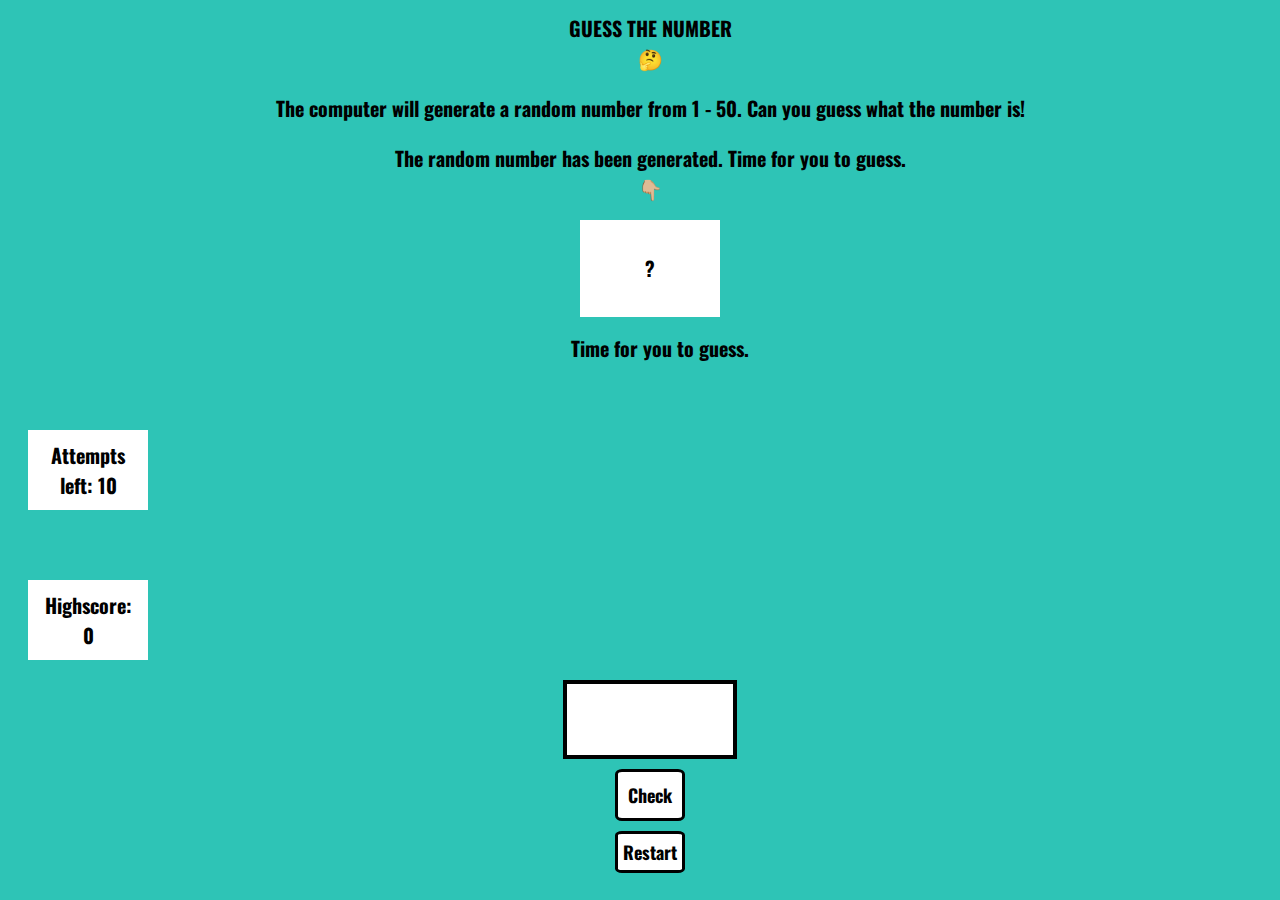
<file: Guess Number/index.html>
<!DOCTYPE html>
<html lang="en">
  <head>
    <meta charset="UTF-8" />
    <meta name="viewport" content="width=device-width, initial-scale=1.0" />
    <title>Guess The Number</title>
    <link rel="preconnect" href="https://fonts.googleapis.com" />
    <link rel="preconnect" href="https://fonts.gstatic.com" crossorigin />
    <link
      href="https://fonts.googleapis.com/css2?family=Oswald:wght@400;500;700&display=swap"
      rel="stylesheet"
    />
    <link rel="stylesheet" href="number.css" />
  </head>
  <body>
    <div class="header container">
      <h1>
        GUESS THE NUMBER <br />
        🤔
      </h1>
      <h3>
        The computer will generate a random number from 1 - 50. Can you guess
        what the number is!
      </h3>
    </div>
    <div class="random-number container">
      <h2>
        The random number has been generated. Time for you to guess. <br />
        👇🏼
      </h2>
      <div class="random hidden">
        <div class="ran-num container">
          <h1 class="number">?</h1>
        </div>
        <div class="tracker container">
          <h2 class="message">Time for you to guess.</h2>
          <br />
          <h3 class="score-label">
            Attempts left: <span class="score">10</span>
          </h3>
          <br />
          <h3 class="highscore-label">
            Highscore: <span class="highscore"></span>0
          </h3>
        </div>
      </div>
    </div>
    <div class="main container">
      <div class="input-container">
        <input
          type="number"
          name="number"
          id="input"
          min="1"
          max="50"
          step="any"
        />
      </div>
      <div class="button-container">
        <button id="check-btn" class="check-button">Check</button>
      </div>
    </div>

    <div class="container restart">
      <button id="restart">Restart</button>
    </div>
    <script src="numbers.js"></script>
  </body>
</html>
</file>
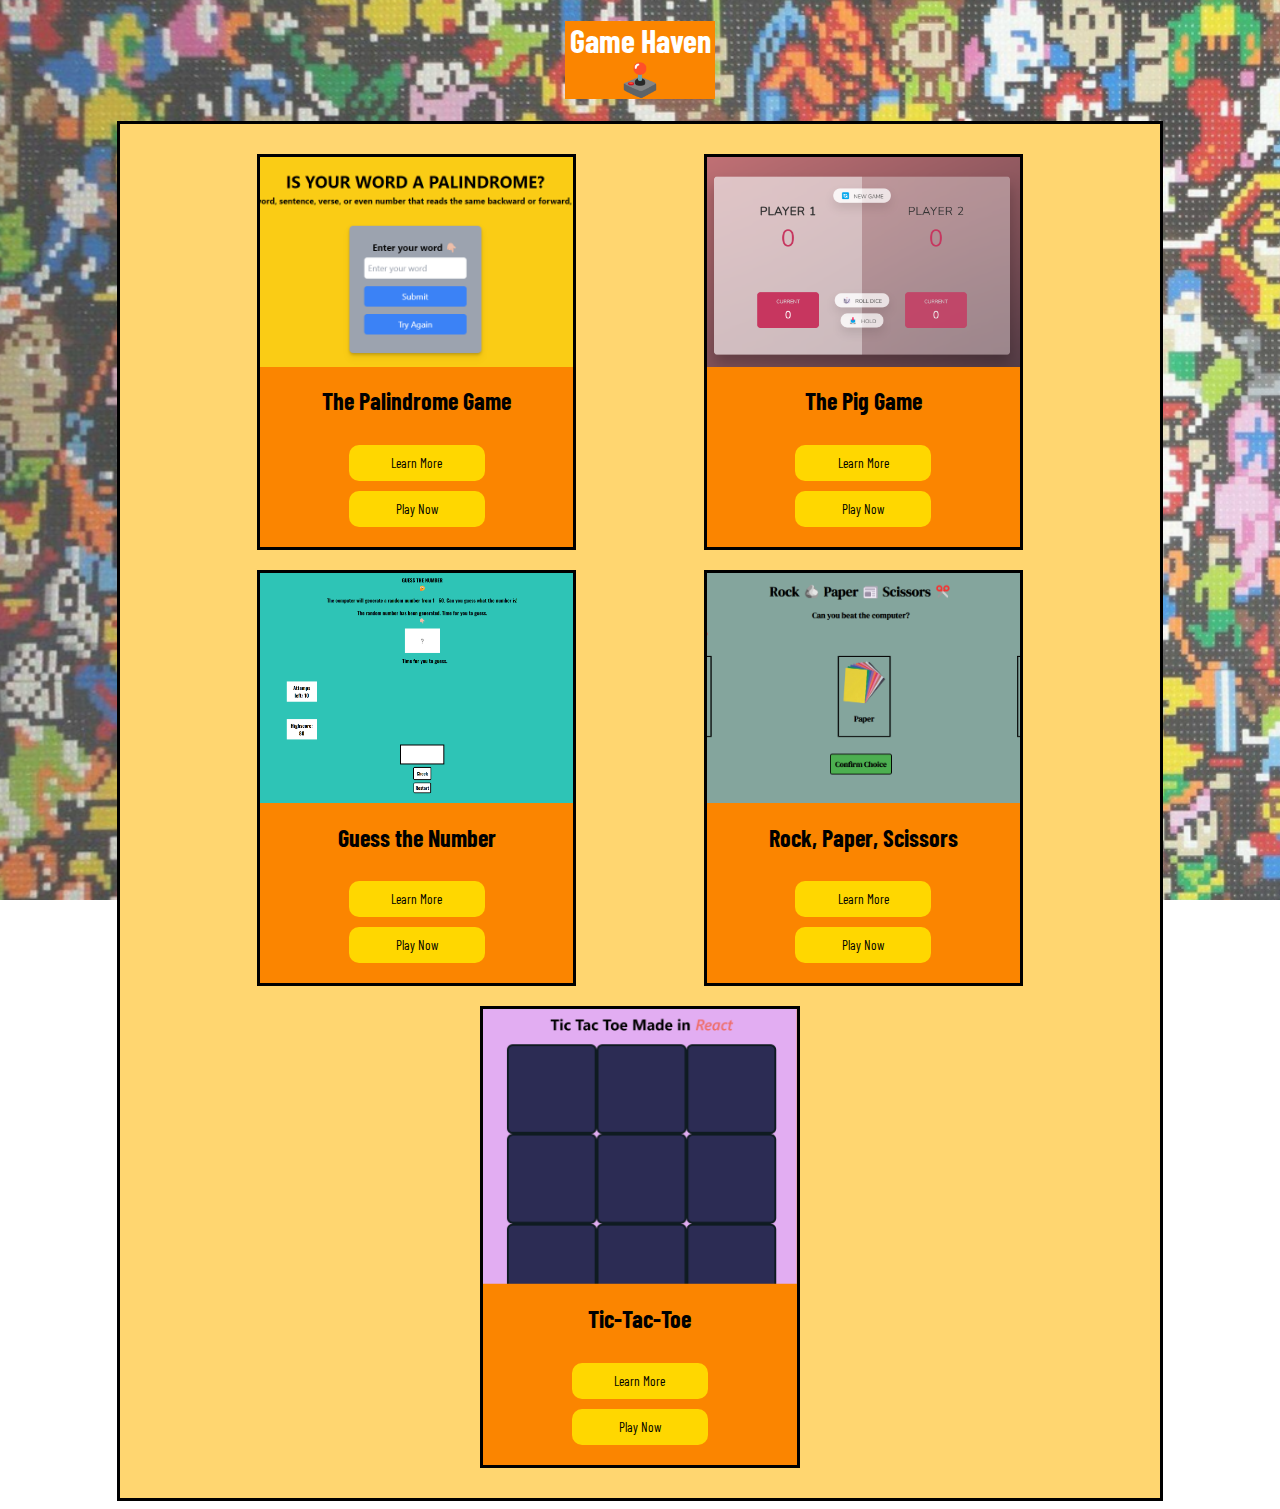
<file: Home Page/index.html>
<!DOCTYPE html>
<html lang="en">
  <head>
    <meta charset="UTF-8" />
    <meta name="viewport" content="width=device-width, initial-scale=1.0" />
    <title>Game Website</title>
    <link rel="preconnect" href="https://fonts.googleapis.com" />
    <link rel="preconnect" href="https://fonts.gstatic.com" crossorigin />
    <link
      href="https://fonts.googleapis.com/css2?family=Barlow+Condensed:wght@300;500;700&display=swap"
      rel="stylesheet"
    />
    <link rel="stylesheet" href="./styles.css" />
  </head>
  <body>
    <div class="header container">
      <h1>Game Haven 🕹️</h1>
    </div>
    <div class="flexbox-container">
      <div class="flex-item flex-item-one container">
        <img class="item-image" src="Palindrome.png" alt="Palindrome" />
        <h2>The Palindrome Game</h2>
        <p>
          <button class="learn-more-btn">Learn More</button>
          <a href="https://palindrome-game.netlify.app/">
            <button class="play-now-btn">Play Now</button>
          </a>
        </p>
      </div>
      <div class="pop-up hidden Palindrome">
        <button class="close-modal">&times;</button>
        <p>
          <em
            >I built this as part of a bootcamp that I took part in. We had
            already worked on functions and the task was to implement a function
            so it can be actually used on a website.</em
          >
          <br />
          <br />
          <h1>The Palindrome Game</h1>

          A word, phrase, or sequence that reads the same backwards as
          forwards. Do you think you know some palindromes? Click the play now
          button and give it a go.
        </p>
        <a href="https://palindrome-game.netlify.app/">
          <button id="play" class="play-now-btn">Play Now</button>
        </a>
      </div>
      <div class="overlay hidden"></div>

      <div class="flex-item flex-item-two container">
        <img class="item-image" src="/images/Pig Game.png" alt="Pig Game" />
        <h2>The Pig Game</h2>

        <p>
          <button id="Learn" class="learn-more-btn">Learn More</button>
          <a href="https://the-pig-game121.netlify.app/">
            <button id="play" class="play-now-btn">Play Now</button>
          </a>
        </p>
      </div>
      <div class="pop-up hidden pig-game">
        <button class="close-modal">&times;</button>

        <p>
          <em
            >I built this as part of a Udemy Course. The HTML and CSS was
            already defined (although I did change some parts) the actual coding
            was what I implemented. The instructor at this stage tried to
            encourage the student to try code themselves based on what was
            learnt up until that point.</em
          >
          <br />
          <br />
          <h1>The Pig Game</h1>

          This game works well on a laptop. First to get to 100 wins. But
          if you roll a 1 you lose your current score and your turn. Will you
          risk it or will you hold? Click play now and give it a go.
        </p>
        <a href="https://the-pig-game121.netlify.app/">
          <button id="play" class="play-now-btn">Play Now</button>
        </a>
      </div>
      <div class="overlay hidden"></div>


      <div class="flex-item flex-item-three container">
        <img class="item-image" src="/images/Number.png" alt="New Game" />
        <h2>Guess the Number</h2>
        <p>
          <button class="learn-more-btn">Learn More</button>
          <a href="https://guess-the-number-game11.netlify.app/">
          <button class="play-now-btn">Play Now</button>
          </a>
        </p>
      </div>
      <div class="pop-up hidden guess-number">
        <button class="close-modal">&times;</button>

        <p>
          <em
            >One of the sections in the Udemy course involved making a "guess my number" game. I decided to make it with my own styling. I implemented the functionality, referring to the videos as minimally as possible. The site is also responsive too and I used media queries to achieve this.</em
          >
          <br />
          <br />
          <h1>Guess the Number</h1>

          The computer has generated a random number from 1 - 50. You have 10 attempts to guess the number.
        </p>
        <a href="https://guess-the-number-game11.netlify.app/">
          <button id="play" class="play-now-btn">Play Now</button>
        </a>
      </div>
      <div class="overlay hidden"></div>

      <div class="flex-item flex-item-four container">
        <img class="item-image" src="/images/rock.png" alt="New Game" />
        <h2>Rock, Paper, Scissors</h2>
        <p>
          <button class="learn-more-btn">Learn More</button>
          <a href="https://rock-paper-siccsors.netlify.app/">
          <button class="play-now-btn">Play Now</button>
        </a>
        </p>
      </div>
      <div class="pop-up hidden guess-number">
        <button class="close-modal">&times;</button>

        <p>
          <em
            >Based upon the knowledge I learnt and doing some research, I built a rock paper scissors game.</em
          >
          <br />
          <br />
          <h1>Rock Paper Scissors</h1>

          Can you beat the computer in a game of Rock Paper Scissors?
        </p>
        <a href="https://rock-paper-siccsors.netlify.app/">
          <button id="play" class="play-now-btn">Play Now</button>
        </a>
      </div>
      <div class="overlay hidden"></div>

      <div class="flex-item flex-item-five container">
        <img class="item-image" src="/images/TicTacToe.png" alt="New Game" />
        <h2>Tic-Tac-Toe</h2>
        <p>
          <button class="learn-more-btn">Learn More</button>
          <a href="https://isam001.github.io/TicTacToe/">
          <button class="play-now-btn">Play Now</button>
        </a>
        </p>
      </div>
      <div class="pop-up hidden Tic-Tac-Toe">
        <button class="close-modal">&times;</button>

        <p>
          <em
            >Built using react, I have made a tic tac toe game</em
          >
          <br />
          <br />
          <h1>Tic Tac Toe</h1>

          A game you can play with a friend. The classic Tic Tac Toe.
        </p>
        <a href="https://isam001.github.io/TicTacToe/">
          <button id="play" class="play-now-btn">Play Now</button>
        </a>
      </div>
      <div class="overlay hidden"></div>





    </div>
    <script src="./script.js"></script>
  </body>
</html>
</file>
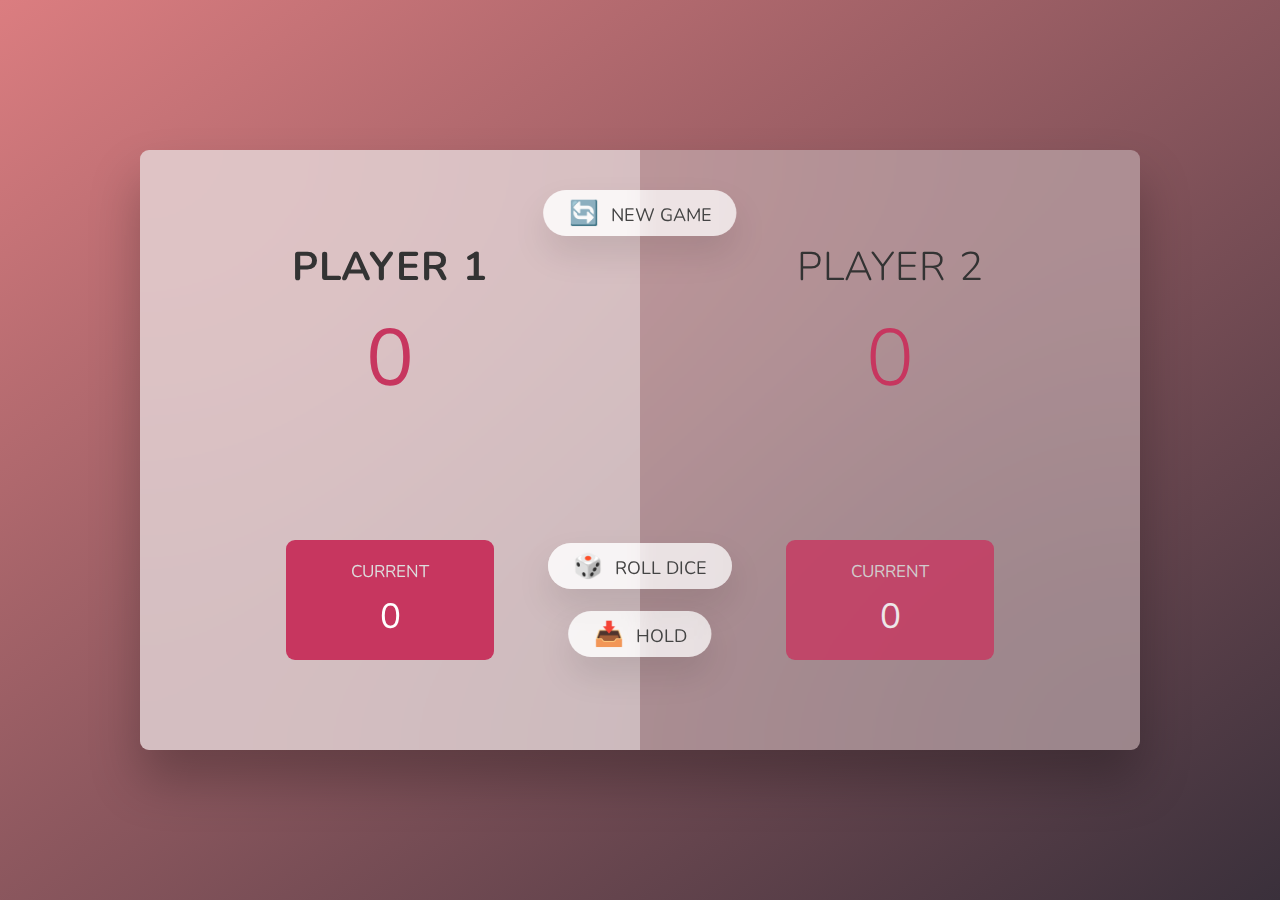
<file: Pig Game/index.html>
<!DOCTYPE html>
<html lang="en">
  <head>
    <meta charset="UTF-8" />
    <meta name="viewport" content="width=device-width, initial-scale=1.0" />
    <meta http-equiv="X-UA-Compatible" content="ie=edge" />
    <link rel="stylesheet" href="pig.css" />
    <title>Pig Game</title>
  </head>
  <body>
    <div class="container">
      <main>
        <section class="player player--0 player--active">
          <h2 class="name" id="name--0">Player 1</h2>
          <p class="score" id="score--0">43</p>
          <div class="current">
            <p class="current-label">Current</p>
            <p class="current-score" id="current--0">0</p>
          </div>
        </section>
        <section class="player player--1">
          <h2 class="name" id="name--1">Player 2</h2>
          <p class="score" id="score--1">24</p>
          <div class="current">
            <p class="current-label">Current</p>
            <p class="current-score" id="current--1">0</p>
          </div>
        </section>
        <div class="buttons-container">
          <!-- Wrap buttons and dice in a container -->
          <img src="dice-5.png" alt="Playing dice" class="dice" />
          <button class="btn btn--new">🔄 New game</button>
          <button class="btn btn--roll">🎲 Roll dice</button>
          <button class="btn btn--hold">📥 Hold</button>
        </div>
      </main>
    </div>
    <script src="pig.js"></script>
  </body>
</html>
</file>
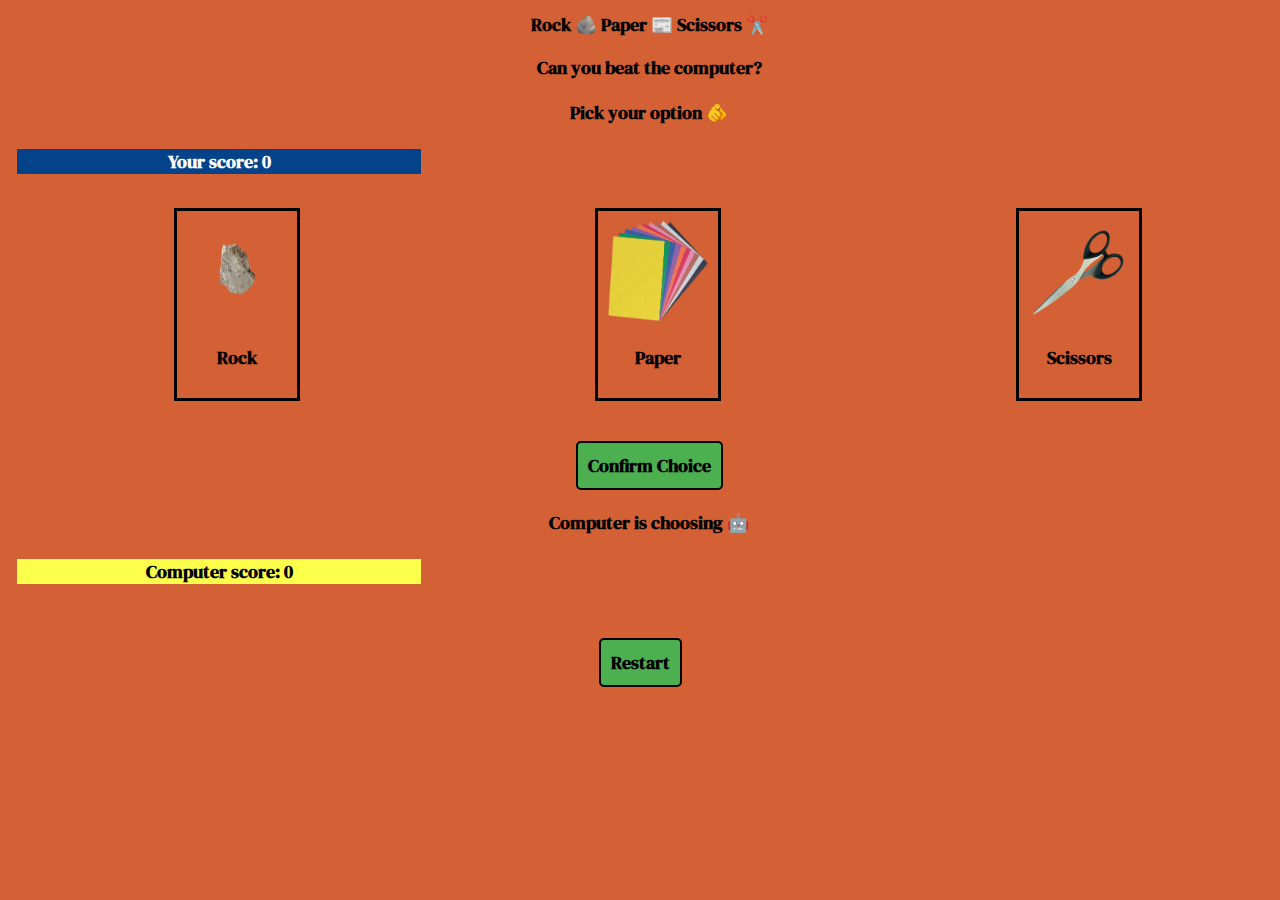
<file: RockPaperScissors/index.html>
<!DOCTYPE html>
<html lang="en">
  <head>
    <meta charset="UTF-8" />
    <meta name="viewport" content="width=device-width, initial-scale=1.0" />
    <title>Rock Paper Scissors</title>
    <link rel="preconnect" href="https://fonts.googleapis.com" />
    <link rel="preconnect" href="https://fonts.gstatic.com" crossorigin />
    <link
      href="https://fonts.googleapis.com/css2?family=DM+Serif+Display:ital@0;1&display=swap"
      rel="stylesheet"
    />
    <link rel="stylesheet" href="rps.css" />
  </head>
  <body>
    <div class="header container">
      <h1>Rock 🪨 Paper 📰 Scissors ✂️</h1>
      <h3>Can you beat the computer?</h3>
    </div>
    <div class="player container">
      <h2>Pick your option 🫵</h2>
      <h4 class="player-score">Your score: 0</h4>
      <div class="option container">
        <div class="Rock">
          <input type="radio" id="rock" name="choice" />
          <label for="rock">
            <img src="rock.png" alt="Rock" class="rock" />
            <h3>Rock</h3>
          </label>
        </div>
        <div class="Rock">
          <input type="radio" id="paper" name="choice" />
          <label for="paper">
            <img src="paper.png" alt="Paper" class="paper" />
            <h3>Paper</h3>
          </label>
        </div>
        <div class="Rock">
          <input type="radio" id="scissors" name="choice" />
          <label for="scissors">
            <img src="sciss.png" alt="Scissors" class="scissors" />
            <h3>Scissors</h3>
          </label>
        </div>
      </div>
      <div class="button">
        <button class="confirm-button">Confirm Choice</button>
      </div>
    </div>

    <div class="comp container">
      <h2>Computer is choosing 🤖</h2>
      <h4 class="comp-score">Computer score: 0</h4>

      <div class="option container"></div>
    </div>

    <div class="container result hidden"></div>
    <div class="button">
      <button class="restart-button">Restart</button>
    </div>
    <script src="rps.js"></script>
  </body>
</html>
</file>
<file: Guess Number/number.css>
body {
  background-color: #2ec4b6;
}

* {
  font-family: "Oswald", sans-serif;
  font-size: 20px;
}

.header {
  text-align: center;
  margin-bottom: 50px;
}

.container {
  width: 100%;
  margin-left: auto;
  margin-right: auto;
  margin-bottom: 10px;
  padding-left: 0.5rem;
  padding-right: 0.5rem;
}

.random-number {
  text-align: center;
}

.ran-num {
  background-color: white;
  padding: 20px;
  width: 100px;
}

.score-label,
.highscore-label {
  background-color: white;
  width: 100px;
  padding: 10px;
}

.main {
  margin-top: 20px;
  text-align: center; /* Center-align the content within the main container */
}

/* Adjust styling for input and button */
#input {
  margin-bottom: 10px;
  width: 10%;
  height: 50px;
  border: 4px solid black;
  font-size: 18px;
  text-align: center;
  padding-left: 20px;
  padding-right: 20px;
  padding-top: 20px;
}

.check-button {
  padding: 10px;
  color: black;
  font-weight: bold;
  border-radius: 10%;
  font-size: large;
  background-color: white;
  border: 3px solid black;
}

#restart {
  padding: 5px;
  color: black;
  font-weight: bold;
  border-radius: 10%;
  font-size: large;
  background-color: white;
  border: 3px solid black;
}

.restart {
  display: flex;
  justify-content: center;
}

/* xs */
@media (min-width: 475px) {
  .container {
    max-width: 475px;
  }

  .flex-item {
    flex: 0 0 calc(25% - 20px); /* Adjust the width for larger screens */
  }
}

/* sm */
@media (min-width: 640px) {
  .container {
    max-width: 640px;
  }
}

/* md */
@media (min-width: 768px) {
  .container {
    max-width: 768px;
  }
}

/* lg */
@media (min-width: 1024px) {
  .container {
    max-width: 1024px;
  }
}

/* xl */
@media (min-width: 1280px) {
  .container {
    max-width: 1280px;
  }
}
</file>
<file: Home Page/styles.css>
body {
  background: url("/images/newbgk.png") center/cover no-repeat fixed;
}
* {
  font-family: "Barlow Condensed", sans-serif;
}

/* Style for the header section */
.header {
  text-align: center;
  background-color: #fb8500;
  color: #ffffff;
  width: 150px;
  margin: 0 auto;
  padding: 0;
  max-width: 800px;
}

/* Style for the flexbox container */
.flexbox-container {
  background-color: #ffd670;
  display: flex;
  flex-wrap: wrap;
  justify-content: space-evenly;
  max-width: 1000px;
  margin: 0 auto;
  padding: 20px;
  border: 3px solid black;
}

.flex-item {
  width: calc(33.33% - 20px);
  min-width: 200px;
  margin: 10px;
  height: auto;
  border: 3px solid black;
  background-color: #fb8500;
  display: flex;
  flex-direction: column;
  align-items: center;
  justify-content: space-between;
}

/* Style for buttons within flex items */
.flex-item button {
  padding: 10px;
  margin-top: 10px;
  width: 100%;
  border: none;
  background-color: Gold;
  color: black;
  cursor: pointer;
  border-radius: 10px; /* Rounded corners */
}

/* Additional styles for the Play Now button */
.flex-item .play-now-btn {
  margin-bottom: 20px; /* Adjust margin as needed */
}

/* Style for text within the flex items */
.flex-item p {
  margin: 0;
}

/* Style for images within the flex items */

/* Style for images within the flex items */
.flex-item img {
  width: 100%;
  height: 100%;
  object-fit: cover;
  display: flex;
}

.hidden {
  display: none;
}

.pop-up {
  position: absolute;
  top: 50%;
  left: 50%;
  transform: translate(-50%, -50%);
  width: 70%;

  background-color: white;
  padding: 6rem;
  border-radius: 5px;
  box-shadow: 0 3rem 5rem rgba(0, 0, 0, 0.3);
  z-index: 10;
  font-size: large;
}

.overlay {
  position: absolute;
  top: 0;
  left: 0;
  width: 100%;
  height: 100%;
  background-color: rgba(0, 0, 0, 0.6);
  backdrop-filter: blur(3px);
  z-index: 5;
}

.play-now-btn {
  padding: 10px;
  margin-top: 10px;
  width: 100%;
  border: none;
  background-color: Gold;
  color: black;
  cursor: pointer;
  border-radius: 10px; /* Rounded corners */
}

/* Media query for responsive design (e.g., for screens with a max width of 600px) */
@media (min-width: 475px) {
  .flex-item {
    flex: 0 0 calc(33.33% - 20px); /* Three items per row */
  }
}

/* sm */
@media (min-width: 640px) {
  .flex-item {
    flex: 0 0 calc(33.33% - 20px); /* Three items per row */
  }
}

/* md */
@media (min-width: 768px) {
  .container {
    max-width: 768px;
  }
}

/* lg */
@media (min-width: 1024px) {
  .container {
    max-width: 1024px;
  }

  .flex-item {
    flex: 0 0 calc(33.33% - 20px); /* Three items per row */
  }
}

/* xl */
@media (min-width: 1280px) {
  .container {
    max-width: 1280px;
  }

  .flex-item {
    flex: 0 0 calc(33.33% - 20px); /* Three items per row */
  }
}
</file>
<file: Pig Game/pig.css>
@import url("https://fonts.googleapis.com/css2?family=Nunito&display=swap");

* {
  margin: 0;
  padding: 0;
  box-sizing: inherit;
}

html {
  font-size: 62.5%;
  box-sizing: border-box;
}

body {
  font-family: "Nunito", sans-serif;
  font-weight: 400;
  height: 100vh;
  color: #333;
  background-image: linear-gradient(to top left, #3a303b 0%, #db7d80 100%);
  display: flex;
  align-items: center;
  justify-content: center;
}

/* LAYOUT */
.container {
  width: 100%;
  display: flex;
  justify-content: center;
}

main {
  width: 100%;
  max-width: 100rem; /* Set your desired maximum width */
  height: 60rem;
  background-color: rgba(255, 255, 255, 0.35);
  backdrop-filter: blur(200px);
  filter: blur();
  box-shadow: 0 3rem 5rem rgba(0, 0, 0, 0.25);
  border-radius: 9px;
  overflow: hidden;
  display: flex;
}

.player {
  flex: 50%;
  padding: 9rem;
  display: flex;
  flex-direction: column;
  align-items: center;
  transition: all 0.75s;
}

/* ELEMENTS */
.name {
  position: relative;
  font-size: 4rem;
  text-transform: uppercase;
  letter-spacing: 1px;
  word-spacing: 2px;
  font-weight: 300;
  margin-bottom: 1rem;
}

.score {
  font-size: 8rem;
  font-weight: 300;
  color: #c7365f;
  margin-bottom: auto;
}

.player--active {
  background-color: rgba(255, 255, 255, 0.4);
}
.player--active .name {
  font-weight: 700;
}
.player--active .score {
  font-weight: 400;
}

.player--active .current {
  opacity: 1;
}

.current {
  background-color: #c7365f;
  opacity: 0.8;
  border-radius: 9px;
  color: #fff;
  width: 65%;
  padding: 2rem;
  text-align: center;
  transition: all 0.75s;
}

.current-label {
  text-transform: uppercase;
  margin-bottom: 1rem;
  font-size: 1.7rem;
  color: #ddd;
}

.current-score {
  font-size: 3.5rem;
}

/* ABSOLUTE POSITIONED ELEMENTS */
.btn {
  position: absolute;
  left: 50%;
  transform: translateX(-50%);
  color: #444;
  background: none;
  border: none;
  font-family: inherit;
  font-size: 1.8rem;
  text-transform: uppercase;
  cursor: pointer;
  font-weight: 400;
  transition: all 0.2s;

  background-color: white;
  background-color: rgba(255, 255, 255, 0.6);
  backdrop-filter: blur(10px);

  padding: 0.7rem 2.5rem;
  border-radius: 50rem;
  box-shadow: 0 1.75rem 3.5rem rgba(0, 0, 0, 0.1);
}

.btn::first-letter {
  font-size: 2.4rem;
  display: inline-block;
  margin-right: 0.7rem;
}

.btn--new {
  top: 4rem;
}
.btn--roll {
  top: 39.3rem;
}
.btn--hold {
  top: 46.1rem;
}

.btn:active {
  transform: translate(-50%, 3px);
  box-shadow: 0 1rem 2rem rgba(0, 0, 0, 0.15);
}

.btn:focus {
  outline: none;
}

.dice {
  position: absolute;
  left: 50%;
  top: 16.5rem;
  transform: translateX(-50%);
  height: 10rem;
  box-shadow: 0 2rem 5rem rgba(0, 0, 0, 0.2);
}

.player--winner {
  background-color: #2f2f2f;
}

.player--winner .name {
  font-weight: 700;
  color: #c7365f;
}

.hidden {
  display: none;
}

/* Small devices (phones) */
@media (max-width: 576px) {
  main {
    flex-direction: column;
    align-items: center; /* Center the content horizontally */
    height: auto;
  }

  .player {
    padding: 1rem;
  }

  .name,
  .score,
  .current-score {
    font-size: 2rem;
  }

  .current-label {
    font-size: 10px;
    text-align: center; /* Center the "Current" label */
    margin-top: -0.5rem; /* Adjust the margin to align it with the player number */
  }

  .btn {
    font-size: 1.2rem;
    padding: 0.7rem 1.5rem; /* Adjusted padding for a more consistent button size */
    margin-top: 1rem;
    position: static;
    width: 80%; /* Adjust the width of the buttons */
    max-width: 200px; /* Set a maximum width for the buttons */
    text-align: center; /* Center the text inside the button */
  }

  .btn--hold {
    width: 100%; /* Make the "Hold" button full width */
  }

  .buttons-container {
    display: flex;
    flex-direction: column;
    align-items: flex-end; /* Align buttons to the right */
    width: 100%;
  }

  .dice {
    margin: 1rem 0;
    width: 80px; /* Set a specific pixel amount for the width of the dice */
    height: auto; /* Make the height of the dice adjust automatically */
  }
}
</file>
<file: RockPaperScissors/rps.css>
body {
  background-color: #d36135;
}

* {
  font-family: "DM Serif Display", serif;
  font-weight: bold;
  font-size: large;
}

.header {
  text-align: center;
}

.container {
  width: 100%;
  margin-left: auto;
  margin-right: auto;
  margin-bottom: 10px;
  padding-left: 0.5rem;
  padding-right: 0.5rem;
}

.player {
  margin-top: 20px;
  margin-bottom: 20px;
  color: black;
  text-align: center;
}

.player-score {
  background-color: #044389;
  color: white;
  text-align: center;
  width: 32%;
}

.comp-score {
  background-color: #fcff4b;
  text-align: center;
  width: 32%;
}

.comp {
  color: black;
  text-align: center;
}

.option {
  display: flex;
  justify-content: space-around;
  flex-wrap: wrap;
}

.Rock {
  margin: 10px;
  text-align: center;
}

.button {
  text-align: center;
  margin-bottom: 20px;
}
.option img {
  width: 100px; /* Adjust the size as needed */
  height: 100px;
}

.confirm-button,
.restart-button {
  margin-top: 20px;
  padding: 10px;
  background-color: #4caf50;
  color: black;
  font-size: large;
  font-weight: bold;
  border: none;
  border-radius: 5px;
  cursor: pointer;
  border: 2px solid black;
}

input[type="radio"] {
  display: none;
}

input[type="radio"] + label {
  cursor: pointer;
  border: 3px solid black;
  padding: 10px;
  display: inline-block;
}

input[type="radio"]:checked + label {
  border-color: white;
}

.hidden {
  display: none;
}

.choice-image {
  width: 100px; /* Adjust the size as needed */
  height: 100px;
  display: block;
  margin: 0 auto; /* Center the image */
}

.result-text {
  font-size: 1.5em;
  font-weight: bold;
  text-align: center;
  color: blue;
  background-color: white;
}

/* xs */
@media (min-width: 475px) {
  .container {
    max-width: 475px;
  }

  .flex-item {
    flex: 0 0 calc(25% - 20px);
  }
}

/* sm */
@media (min-width: 640px) {
  .container {
    max-width: 640px;
  }
}

/* md */
@media (min-width: 768px) {
  .container {
    max-width: 768px;
  }
}

/* lg */
@media (min-width: 1024px) {
  .container {
    max-width: 1024px;
  }
}

/* xl */
@media (min-width: 1280px) {
  .container {
    max-width: 1280px;
  }
}
</file>
